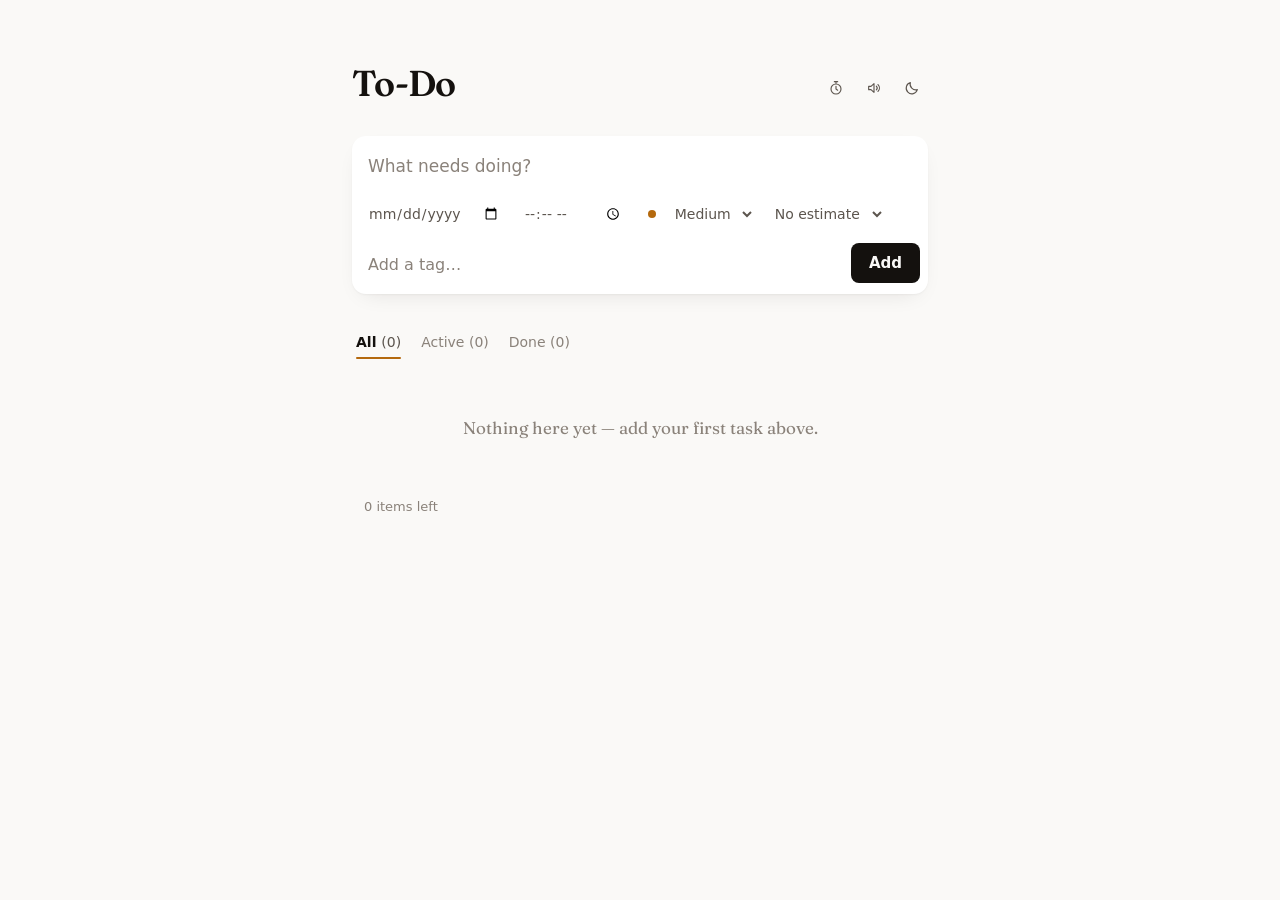
<file: index.html>
<!DOCTYPE html>
<html lang="en">
<head>
  <meta charset="UTF-8">
  <meta name="viewport" content="width=device-width, initial-scale=1.0">
  <title>To-Do</title>
  <meta name="description" content="A simple to-do list with due dates, priorities, and filters. Tasks are stored on your device.">

  <!-- Paths stay relative: the app is served from a /To-Do/ subpath on GitHub
       Pages and must also run straight from the filesystem. -->
  <link rel="preload" href="./fonts/fraunces.woff2" as="font" type="font/woff2" crossorigin>
  <link rel="stylesheet" href="./styles.css">
  <link rel="manifest" href="./manifest.webmanifest">
  <link rel="icon" href="./icons/icon-192.png">
  <link rel="apple-touch-icon" href="./icons/apple-touch-icon.png">

  <meta name="theme-color" content="#faf9f7" media="(prefers-color-scheme: light)">
  <meta name="theme-color" content="#131211" media="(prefers-color-scheme: dark)">
  <meta name="mobile-web-app-capable" content="yes">
  <meta name="apple-mobile-web-app-capable" content="yes">
  <meta name="apple-mobile-web-app-title" content="To-Do">
  <meta name="apple-mobile-web-app-status-bar-style" content="default">
  <script>
    // Applied before first paint so the page never flashes the wrong theme.
    try {
      var stored = localStorage.getItem('todo.theme');
      var theme = stored || (window.matchMedia('(prefers-color-scheme: dark)').matches ? 'dark' : 'light');
      document.documentElement.setAttribute('data-theme', theme);
    } catch (e) {
      document.documentElement.setAttribute('data-theme', 'light');
    }
  </script>
</head>
<body>
  <div class="app">
    <header class="app-header">
      <h1>To-Do</h1>
      <div class="header-actions">
        <button id="install" class="install-button" type="button" hidden>Install</button>
        <button id="timer-open" class="icon-button" type="button" aria-label="Open timer">
          <svg class="icon" viewBox="0 0 24 24" width="16" height="16" aria-hidden="true">
            <circle cx="12" cy="13.5" r="7.5" fill="none" stroke="currentColor" stroke-width="1.7"/>
            <path d="M12 9.5v4l2.5 1.75M9.5 2.5h5M12 2.5v2.2"
                  fill="none" stroke="currentColor" stroke-width="1.7"
                  stroke-linecap="round" stroke-linejoin="round"/>
          </svg>
          <span class="icon-dot" aria-hidden="true"></span>
        </button>
        <button id="sound-toggle" class="icon-button" type="button"
                aria-label="Chime when a timer ends" aria-pressed="true">
          <svg class="icon icon-sound-on" viewBox="0 0 24 24" width="16" height="16" aria-hidden="true">
            <path d="M4 9.5h3.5L12 5.5v13L7.5 14.5H4Z" fill="none" stroke="currentColor"
                  stroke-width="1.7" stroke-linejoin="round"/>
            <path d="M15.5 9.2a4 4 0 0 1 0 5.6M18 6.8a7.5 7.5 0 0 1 0 10.4"
                  fill="none" stroke="currentColor" stroke-width="1.7" stroke-linecap="round"/>
          </svg>
          <svg class="icon icon-sound-off" viewBox="0 0 24 24" width="16" height="16" aria-hidden="true">
            <path d="M4 9.5h3.5L12 5.5v13L7.5 14.5H4Z" fill="none" stroke="currentColor"
                  stroke-width="1.7" stroke-linejoin="round"/>
            <path d="M16 10l4 4M20 10l-4 4" fill="none" stroke="currentColor"
                  stroke-width="1.7" stroke-linecap="round"/>
          </svg>
        </button>
        <button id="theme-toggle" class="icon-button" type="button" aria-label="Switch theme">
          <svg class="icon icon-moon" viewBox="0 0 24 24" width="16" height="16" aria-hidden="true">
            <path d="M20 14.5A8.5 8.5 0 0 1 9.5 4a8.5 8.5 0 1 0 10.5 10.5Z"
                  fill="none" stroke="currentColor" stroke-width="1.7"
                  stroke-linecap="round" stroke-linejoin="round"/>
          </svg>
          <svg class="icon icon-sun" viewBox="0 0 24 24" width="16" height="16" aria-hidden="true">
            <circle cx="12" cy="12" r="4.2" fill="none" stroke="currentColor" stroke-width="1.7"/>
            <path d="M12 2.6v2.2M12 19.2v2.2M21.4 12h-2.2M4.8 12H2.6M18.6 5.4l-1.6 1.6M7 17l-1.6 1.6M18.6 18.6 17 17M7 7 5.4 5.4"
                  fill="none" stroke="currentColor" stroke-width="1.7" stroke-linecap="round"/>
          </svg>
        </button>
      </div>
    </header>

    <form id="add-form" class="add-form" autocomplete="off">
      <div class="field field-text">
        <label for="task-text">Task</label>
        <input id="task-text" name="text" type="text" placeholder="What needs doing?" maxlength="200" required>
      </div>
      <div class="add-controls">
      <div class="field">
        <label for="task-due">Due date</label>
        <input id="task-due" name="due" type="date">
      </div>
      <div class="field">
        <label for="task-time">Due time</label>
        <input id="task-time" name="time" type="time">
      </div>
      <div class="field field-priority">
        <label for="task-priority">Priority</label>
        <span class="priority-dot" id="priority-dot" data-priority="medium" aria-hidden="true"></span>
        <select id="task-priority" name="priority">
          <option value="low">Low</option>
          <option value="medium" selected>Medium</option>
          <option value="high">High</option>
        </select>
      </div>
      <div class="field">
        <label for="task-estimate">Time estimate</label>
        <select id="task-estimate" name="estimate">
          <option value="">No estimate</option>
          <option value="5">5m</option>
          <option value="15">15m</option>
          <option value="25">25m</option>
          <option value="45">45m</option>
          <option value="60">1h</option>
          <option value="90">1h 30m</option>
          <option value="120">2h</option>
        </select>
      </div>
      <div class="field field-tags">
        <label for="task-tags">Tags</label>
        <input id="task-tags" name="tags" type="text" placeholder="Add a tag…"
               maxlength="24" autocomplete="off">
      </div>
      <button type="submit" class="primary-button">Add</button>
      </div>
      <ul id="tag-chips" class="tag-chips" hidden></ul>
    </form>

    <p id="estimate-hint" class="estimate-hint" hidden></p>

    <section id="focus-bar" class="focus-bar" hidden aria-label="Focus timer">
      <div class="focus-dial">
        <svg viewBox="0 0 44 44" width="44" height="44" aria-hidden="true">
          <circle class="focus-track" cx="22" cy="22" r="19" fill="none" stroke-width="3"/>
          <circle id="focus-arc" class="focus-arc" cx="22" cy="22" r="19" fill="none"
                  stroke-width="3" stroke-linecap="round"
                  transform="rotate(-90 22 22)"/>
        </svg>
      </div>
      <div class="focus-info">
        <span id="focus-task" class="focus-task"></span>
        <span id="focus-remaining" class="focus-remaining" role="timer" aria-live="off"></span>
      </div>
      <div class="focus-controls">
        <button type="button" id="focus-toggle" class="focus-button">Pause</button>
        <button type="button" id="focus-reset" class="focus-button focus-button-quiet">Reset</button>
        <button type="button" id="focus-stop" class="focus-button focus-button-quiet">Stop</button>
      </div>
    </section>

    <div class="filters" role="group" aria-label="Filter tasks">
      <button type="button" class="filter" data-filter="all" aria-pressed="true">All <span class="filter-count"></span></button>
      <button type="button" class="filter" data-filter="active" aria-pressed="false">Active <span class="filter-count"></span></button>
      <button type="button" class="filter" data-filter="done" aria-pressed="false">Done <span class="filter-count"></span></button>
    </div>

    <ul id="task-list" class="task-list"></ul>
    <p id="empty-state" class="empty-state" hidden></p>

    <footer class="app-footer">
      <span id="counter" class="counter" aria-live="polite"></span>
      <span class="footer-actions">
        <button type="button" id="show-export" class="text-button" hidden>Export</button>
        <button type="button" id="show-stats" class="text-button" hidden>Focus stats</button>
        <button type="button" id="clear-done" class="text-button" hidden>Clear completed</button>
      </span>
    </footer>
  </div>

  <dialog id="times-up" class="dialog">
    <h2 class="dialog-title">Time&rsquo;s up</h2>
    <p class="dialog-task" id="times-up-task"></p>
    <p class="dialog-detail" id="times-up-detail"></p>
    <div class="dialog-actions">
      <button type="button" id="times-up-done" class="primary-button">Done</button>
      <button type="button" class="secondary-button" data-extend="5">+5 min</button>
      <button type="button" class="secondary-button" data-extend="10">+10 min</button>
    </div>
    <button type="button" id="times-up-silence" class="silence-button" hidden>Silence the chime</button>
    <button type="button" id="times-up-dismiss" class="text-button dialog-dismiss">Stop without finishing</button>
  </dialog>

  <dialog id="timer-view" class="timer-view" aria-label="Timer">
    <button type="button" id="timer-close" class="timer-close" aria-label="Close timer">
      <svg viewBox="0 0 24 24" width="20" height="20" aria-hidden="true">
        <path d="M6 6l12 12M18 6L6 18" fill="none" stroke="currentColor"
              stroke-width="1.7" stroke-linecap="round"/>
      </svg>
    </button>

    <div class="timer-stage">
      <div class="timer-setup" id="timer-setup">
        <div class="timer-fields">
          <label class="timer-field">
            <input id="timer-hours" type="number" min="0" max="23" step="1"
                   inputmode="numeric" value="0" aria-label="Hours">
            <span>hours</span>
          </label>
          <span class="timer-colon" aria-hidden="true">:</span>
          <label class="timer-field">
            <input id="timer-minutes" type="number" min="0" max="59" step="1"
                   inputmode="numeric" value="25" aria-label="Minutes">
            <span>minutes</span>
          </label>
        </div>
        <div class="timer-presets">
          <button type="button" data-preset="5">5m</button>
          <button type="button" data-preset="10">10m</button>
          <button type="button" data-preset="25">25m</button>
          <button type="button" data-preset="45">45m</button>
          <button type="button" data-preset="60">1h</button>
        </div>
      </div>

      <div class="timer-live" id="timer-live" hidden>
        <svg class="timer-ring" viewBox="0 0 240 240" aria-hidden="true">
          <circle class="timer-track" cx="120" cy="120" r="112" fill="none" stroke-width="2"/>
          <circle id="timer-arc" class="timer-arc" cx="120" cy="120" r="112" fill="none"
                  stroke-width="2" stroke-linecap="round" transform="rotate(-90 120 120)"/>
        </svg>
        <span id="timer-display" class="timer-display" role="timer" aria-live="off"></span>
        <span id="timer-note" class="timer-note"></span>
      </div>
    </div>

    <div class="timer-controls">
      <button type="button" id="timer-primary" class="timer-primary">Start</button>
      <button type="button" id="timer-reset" class="timer-secondary" hidden>Reset</button>
    </div>

    <button type="button" id="timer-silence" class="silence-button" hidden>Silence the chime</button>
  </dialog>

  <dialog id="edit" class="dialog dialog-wide">
    <h2 class="dialog-title">Edit task</h2>
    <form id="edit-form" class="edit-form" autocomplete="off">
      <label class="edit-field">
        <span class="edit-label">Task</span>
        <input id="edit-text" type="text" maxlength="200" required>
      </label>

      <div class="edit-row">
        <label class="edit-field">
          <span class="edit-label">Due date</span>
          <input id="edit-due" type="date">
        </label>
        <label class="edit-field">
          <span class="edit-label">Due time</span>
          <input id="edit-time" type="time">
        </label>
      </div>

      <p class="edit-note" id="edit-time-note">A time makes the task escalate to high priority once it passes.</p>

      <div class="edit-push" id="edit-push" hidden>
        <span class="edit-label">Push it back</span>
        <div class="edit-push-buttons">
          <button type="button" data-push="15">15m</button>
          <button type="button" data-push="60">1h</button>
          <button type="button" data-push="180">3h</button>
          <button type="button" data-push="1440">1 day</button>
        </div>
      </div>

      <div class="edit-row">
        <label class="edit-field">
          <span class="edit-label">Priority</span>
          <span class="edit-priority">
            <span class="priority-dot" id="edit-priority-dot" data-priority="medium" aria-hidden="true"></span>
            <select id="edit-priority">
              <option value="low">Low</option>
              <option value="medium">Medium</option>
              <option value="high">High</option>
            </select>
          </span>
        </label>
        <label class="edit-field">
          <span class="edit-label">Time estimate</span>
          <select id="edit-estimate">
          <option value="">No estimate</option>
          <option value="5">5m</option>
          <option value="15">15m</option>
          <option value="25">25m</option>
          <option value="45">45m</option>
          <option value="60">1h</option>
          <option value="90">1h 30m</option>
          <option value="120">2h</option>
          </select>
        </label>
      </div>

      <div class="edit-field">
        <label class="edit-label" for="edit-tags">Tags</label>
        <input id="edit-tags" type="text" placeholder="Add a tag…" maxlength="24">
        <ul id="edit-chips" class="tag-chips tag-chips-standalone" hidden></ul>
      </div>

      <div class="dialog-actions">
        <button type="submit" class="primary-button">Save</button>
        <button type="button" id="edit-cancel" class="secondary-button">Cancel</button>
      </div>
    </form>
  </dialog>

  <dialog id="export" class="dialog dialog-wide">
    <h2 class="dialog-title">Export</h2>
    <p class="dialog-detail" id="export-detail"></p>

    <div class="export-options">
      <button type="button" class="export-option" data-format="reminders">
        <span class="export-option-name">Reminders file</span>
        <span class="export-option-note">Tasks as to-dos (VTODO). macOS Reminders, Things, and most
          task apps import this. iOS Reminders cannot import files.</span>
      </button>
      <button type="button" class="export-option" data-format="calendar">
        <span class="export-option-name">Calendar file</span>
        <span class="export-option-note">Dated tasks as all-day events with a 9am alert. This is the
          one that works on iPhone — it opens in Calendar, which then notifies you.</span>
      </button>
    </div>

    <details class="export-fallback" id="export-fallback">
      <summary id="export-fallback-summary">Download didn’t start?</summary>
      <p class="dialog-detail">Some embedded viewers block downloads. Copy the text below into a
        file ending in <code>.ics</code> and open that instead.</p>
      <textarea id="export-text" class="export-text" readonly rows="8"
                aria-label="Calendar file contents"></textarea>
    </details>

    <div class="dialog-actions">
      <button type="button" id="export-close" class="primary-button">Close</button>
    </div>
  </dialog>

  <dialog id="stats" class="dialog dialog-wide">
    <h2 class="dialog-title">Focus stats</h2>
    <div id="stats-body"></div>
    <div class="dialog-actions">
      <button type="button" id="stats-close" class="primary-button">Close</button>
    </div>
  </dialog>

  <script src="./app.js"></script>
  <script>
    // Service workers need a real origin, so skip registration on file:// —
    // opening index.html straight from disk still works, just without offline.
    if ('serviceWorker' in navigator && location.protocol !== 'file:') {
      window.addEventListener('load', function () {
        navigator.serviceWorker.register('./sw.js').catch(function () {
          // Offline support is an enhancement; the app works regardless.
        });
      });
    }

    // Chrome and Edge fire this when the app is installable. Safari and Firefox
    // never do, so the button simply stays hidden there.
    (function () {
      var button = document.getElementById('install');
      var deferred = null;

      window.addEventListener('beforeinstallprompt', function (event) {
        event.preventDefault();
        deferred = event;
        button.hidden = false;
      });

      button.addEventListener('click', function () {
        if (!deferred) return;
        deferred.prompt();
        deferred = null;
        button.hidden = true;
      });

      window.addEventListener('appinstalled', function () {
        deferred = null;
        button.hidden = true;
      });
    })();
  </script>
</body>
</html>
</file>
<file: styles.css>
/* ---------------------------------------------------------------------------
   Ink & amber.

   Palette is deliberately narrow: warm neutrals carry all the structure, and
   exactly one accent (amber) marks what is interactive or imminent. Color is
   never decorative here - if something is colored, it means something.
   Priority carries a traffic-light scale (red / amber / green) by request; it
   is kept to small marks - a dot and a 3px rule - so the rows stay calm.
--------------------------------------------------------------------------- */

@font-face {
  font-family: 'Fraunces';
  src: url('./fonts/fraunces.woff2') format('woff2-variations'),
       url('./fonts/fraunces.woff2') format('woff2');
  font-weight: 400 700;
  font-style: normal;
  font-display: swap;
}

:root {
  /* Warm neutrals - the paper the app is printed on. */
  --paper: #faf9f7;
  --surface: #ffffff;
  --surface-hover: #f4f2ee;
  --line: #eae6e0;
  --ink: #14110e;
  --ink-2: #5c554e;
  --ink-3: #8a827a;

  /* The single accent. */
  --accent: #b4690e;
  --accent-soft: rgba(180, 105, 14, 0.1);

  /* Reserved for one job: a task that is genuinely late. */
  --overdue: #b4322c;
  --overdue-soft: rgba(180, 50, 44, 0.1);

  /* Priority now reads as a traffic light, by request. */
  --priority-high: #b4322c;
  --priority-medium: #b4690e;
  --priority-low: #3f7d52;

  /* Solid buttons invert against the ground, so both themes need the pair. */
  --solid-bg: #14110e;
  --solid-fg: #faf9f7;

  --shadow-card: 0 1px 2px rgba(28, 22, 15, 0.04), 0 8px 24px -12px rgba(28, 22, 15, 0.14);
  --shadow-raised: 0 1px 2px rgba(28, 22, 15, 0.05), 0 12px 28px -14px rgba(28, 22, 15, 0.2);

  --radius: 10px;
  --radius-lg: 14px;

  --display: 'Fraunces', ui-serif, Georgia, 'Times New Roman', serif;
  --body: ui-sans-serif, system-ui, -apple-system, 'Segoe UI', Roboto, Helvetica, Arial, sans-serif;

  color-scheme: light;
}

/* Explicit choice wins over the OS in both directions. */
@media (prefers-color-scheme: dark) {
  :root:not([data-theme="light"]) {
    --paper: #131211;
    --surface: #1a1917;
    --surface-hover: #232120;
    --line: #2b2825;
    --ink: #f3efe9;
    --ink-2: #a89f95;
    --ink-3: #7b736b;
    --accent: #e5a03f;
    --accent-soft: rgba(229, 160, 63, 0.14);
    --overdue: #e2706a;
    --overdue-soft: rgba(226, 112, 106, 0.15);
    --priority-high: #e2706a;
    --priority-medium: #e5a03f;
    --priority-low: #6fbf85;
    --solid-bg: #f3efe9;
    --solid-fg: #14110e;
    --shadow-card: 0 1px 2px rgba(0, 0, 0, 0.4), 0 8px 24px -12px rgba(0, 0, 0, 0.6);
    --shadow-raised: 0 1px 2px rgba(0, 0, 0, 0.45), 0 12px 28px -14px rgba(0, 0, 0, 0.7);

    color-scheme: dark;
  }
}

:root[data-theme="dark"] {
  --paper: #131211;
  --surface: #1a1917;
  --surface-hover: #232120;
  --line: #2b2825;
  --ink: #f3efe9;
  --ink-2: #a89f95;
  --ink-3: #7b736b;
  --accent: #e5a03f;
  --accent-soft: rgba(229, 160, 63, 0.14);
  --overdue: #e2706a;
  --overdue-soft: rgba(226, 112, 106, 0.15);
  --priority-high: #e2706a;
  --priority-medium: #e5a03f;
  --priority-low: #6fbf85;
  --solid-bg: #f3efe9;
  --solid-fg: #14110e;
  --shadow-card: 0 1px 2px rgba(0, 0, 0, 0.4), 0 8px 24px -12px rgba(0, 0, 0, 0.6);
  --shadow-raised: 0 1px 2px rgba(0, 0, 0, 0.45), 0 12px 28px -14px rgba(0, 0, 0, 0.7);

  color-scheme: dark;
}

* {
  box-sizing: border-box;
}

/* An author `display` beats the UA rule for [hidden], so anything toggled by
   the hidden attribute needs this to actually disappear. */
[hidden] {
  display: none !important;
}

body {
  margin: 0;
  padding: 4rem 1.5rem 6rem;
  background: var(--paper);
  color: var(--ink);
  font-family: var(--body);
  font-size: 1rem;
  line-height: 1.5;
  -webkit-font-smoothing: antialiased;
}

.app {
  max-width: 36rem;
  margin: 0 auto;
}

button {
  font: inherit;
  cursor: pointer;
}

:focus-visible {
  outline: 2px solid var(--accent);
  outline-offset: 2px;
  border-radius: 4px;
}

/* Header ------------------------------------------------------------------ */

.app-header {
  display: flex;
  align-items: baseline;
  justify-content: space-between;
  gap: 1rem;
  margin-bottom: 2rem;
}

.app-header h1 {
  margin: 0;
  font-family: var(--display);
  font-optical-sizing: auto;
  font-weight: 600;
  font-size: 2.25rem;
  letter-spacing: -0.02em;
  line-height: 1.1;
}

.header-actions {
  display: flex;
  align-items: center;
  gap: 0.375rem;
}

.install-button {
  height: 2rem;
  padding: 0 0.75rem;
  border: none;
  border-radius: 999px;
  background: var(--accent-soft);
  color: var(--accent);
  font-size: 0.8125rem;
  font-weight: 600;
  transition: background-color 0.15s ease;
}

.install-button:hover {
  background: var(--accent);
  color: var(--solid-fg);
}

.icon-button {
  width: 2rem;
  height: 2rem;
  display: grid;
  place-items: center;
  border: none;
  border-radius: 50%;
  background: transparent;
  color: var(--ink-2);
  transition: background-color 0.15s ease;
}

.icon-button:hover {
  background: var(--surface-hover);
}

/* The icon shows the theme you would switch *to*. */
.icon {
  display: block;
}

.icon-sun {
  display: none;
}

:root[data-theme="dark"] .icon-sun {
  display: block;
}

:root[data-theme="dark"] .icon-moon {
  display: none;
}

@media (prefers-color-scheme: dark) {
  :root:not([data-theme="light"]) .icon-sun {
    display: block;
  }

  :root:not([data-theme="light"]) .icon-moon {
    display: none;
  }
}

/* Compose card ------------------------------------------------------------
   The one raised surface in the app: the place where you put things in. */

.add-form {
  /* A wrapping row rather than fixed columns: the controls are of unknown
     intrinsic width, and a grid was silently truncating the selects. */
  display: flex;
  flex-direction: column;
  gap: 0.375rem;
  padding: 0.5rem 0.5rem 0.625rem;
  background: var(--surface);
  border-radius: var(--radius-lg);
  box-shadow: var(--shadow-card);
  margin-bottom: 2rem;
  transition: box-shadow 0.2s ease;
}

.add-form:focus-within {
  box-shadow: var(--shadow-raised);
}

/* Labels stay for screen readers; the controls read clearly without them. */
.field label {
  position: absolute;
  width: 1px;
  height: 1px;
  padding: 0;
  margin: -1px;
  overflow: hidden;
  clip: rect(0, 0, 0, 0);
  white-space: nowrap;
  border: 0;
}

.field-text {
  min-width: 0;
}

.add-controls {
  display: flex;
  flex-wrap: wrap;
  align-items: center;
  gap: 0.5rem;
}

/* Add stays at the end of the row, and drops to its own line when they wrap. */
.add-form .primary-button {
  margin-left: auto;
}

.field-priority {
  display: flex;
  align-items: center;
  gap: 0.4375rem;
  padding-left: 0.5rem;
}

.field-priority select {
  padding-left: 0;
}

.priority-dot {
  flex: none;
  width: 0.5rem;
  height: 0.5rem;
  border-radius: 50%;
  background: var(--priority-medium);
  transition: background-color 0.15s ease;
}

.priority-dot[data-priority="high"] { background: var(--priority-high); }
.priority-dot[data-priority="medium"] { background: var(--priority-medium); }
.priority-dot[data-priority="low"] { background: var(--priority-low); }

/* Takes the rest of the wrapped row, leaving Add pinned to the right. */
.field-tags {
  flex: 1 1 10rem;
  min-width: 0;
}

.field-tags input {
  font-size: 0.875rem;
  color: var(--ink);
  border-top: 1px solid var(--line);
  border-radius: 0;
  padding: 0 0.5rem;
  margin-top: 0.125rem;
}

.field-tags input::placeholder {
  color: var(--ink-3);
}

.field-tags input:hover:not(:disabled) {
  background: var(--surface-hover);
}

.field-tags input:disabled {
  cursor: not-allowed;
  color: var(--ink-3);
}

.field input,
.field select {
  font: inherit;
  color: var(--ink);
  background: transparent;
  border: none;
  border-radius: 8px;
  height: 2.5rem;
  padding: 0 0.5rem;
  width: 100%;
}

.field-text input {
  padding: 0.25rem 0.5rem;
  font-size: 1.0625rem;
  height: 2.75rem;
}

.field-text input::placeholder {
  color: var(--ink-3);
}

.field select {
  color: var(--ink-2);
  font-size: 0.875rem;
  cursor: pointer;
}

.field input[type="time"] {
  color: var(--ink-2);
  font-size: 0.875rem;
  cursor: pointer;
  width: auto;
}

.field input[type="time"]:hover {
  background: var(--surface-hover);
}

.field input[type="date"] {
  color: var(--ink-2);
  font-size: 0.875rem;
  cursor: pointer;
  width: auto;
}

.field input[type="date"]:hover,
.field select:hover {
  background: var(--surface-hover);
}

.primary-button {
  height: 2.5rem;
  padding: 0 1.125rem;
  border: none;
  border-radius: 8px;
  background: var(--solid-bg);
  color: var(--solid-fg);
  font-size: 0.9375rem;
  font-weight: 600;
  transition: opacity 0.15s ease;
}

.primary-button:hover {
  opacity: 0.85;
}

/* Filters -----------------------------------------------------------------
   Plain text tabs. The active one is marked by weight and a short amber rule,
   not a filled pill - the list below should be the loudest thing on screen. */

.filters {
  display: flex;
  gap: 1.25rem;
  margin-bottom: 0.5rem;
  padding: 0 0.25rem;
}

.filter {
  position: relative;
  padding: 0.375rem 0;
  border: none;
  background: none;
  color: var(--ink-3);
  font-size: 0.875rem;
  font-weight: 500;
  transition: color 0.15s ease;
}

.filter:hover {
  color: var(--ink-2);
}

.filter[aria-pressed="true"] {
  color: var(--ink);
  font-weight: 600;
}

.filter[aria-pressed="true"]::after {
  content: "";
  position: absolute;
  left: 0;
  right: 0;
  bottom: 0;
  height: 2px;
  border-radius: 2px;
  background: var(--accent);
}

/* Task list ---------------------------------------------------------------
   Rows sit directly on the paper - no cards, no borders. Separation comes
   from a hairline and from space, so the list scans as a single column. */

.task-list {
  list-style: none;
  margin: 0;
  padding: 0;
}

.task {
  position: relative;
  display: flex;
  align-items: flex-start;
  gap: 0.875rem;
  padding: 0.875rem 0.75rem;
  padding-left: calc(0.75rem - 3px);
  border-left: 3px solid var(--priority-medium);
  border-radius: var(--radius);
  transition: background-color 0.15s ease;
}

.task[data-priority="high"] { border-left-color: var(--priority-high); }
.task[data-priority="medium"] { border-left-color: var(--priority-medium); }
.task[data-priority="low"] { border-left-color: var(--priority-low); }

.task + .task::before {
  content: "";
  position: absolute;
  top: 0;
  left: 0.75rem;
  right: 0.75rem;
  height: 1px;
  background: var(--line);
}

.task:hover,
.task:focus-within {
  background: var(--surface-hover);
}

/* The hairline would cut through the hover shape. */
.task:hover::before,
.task:focus-within::before,
.task:hover + .task::before,
.task:focus-within + .task::before {
  opacity: 0;
}

/* Checkbox ---------------------------------------------------------------- */

.task-checkbox {
  appearance: none;
  -webkit-appearance: none;
  flex: none;
  width: 1.25rem;
  height: 1.25rem;
  margin: 0.125rem 0 0;
  border: 1.5px solid var(--ink-3);
  border-radius: 50%;
  background: transparent;
  cursor: pointer;
  display: grid;
  place-items: center;
  transition: border-color 0.15s ease, background-color 0.15s ease;
}

.task-checkbox:hover {
  border-color: var(--accent);
}

.task-checkbox::after {
  content: "";
  width: 0.625rem;
  height: 0.375rem;
  border-left: 2px solid var(--solid-fg);
  border-bottom: 2px solid var(--solid-fg);
  transform: rotate(-45deg) translate(1px, -1px) scale(0.6);
  opacity: 0;
  transition: opacity 0.12s ease, transform 0.12s ease;
}

.task-checkbox:checked {
  background: var(--accent);
  border-color: var(--accent);
}

.task-checkbox:checked::after {
  opacity: 1;
  transform: rotate(-45deg) translate(1px, -1px) scale(1);
}

/* Task body --------------------------------------------------------------- */

.task-body {
  flex: 1 1 auto;
  min-width: 0;
  display: flex;
  flex-direction: column;
  gap: 0.25rem;
  padding-top: 0.0625rem;
}

.task-text {
  overflow-wrap: anywhere;
  line-height: 1.4;
}

/* Priority reads as weight, not as color - position in the list already
   carries it, since the app sorts by priority. */
.task[data-priority="high"] .task-text {
  font-weight: 600;
}

.task.is-done .task-text {
  color: var(--ink-3);
  text-decoration: line-through;
  text-decoration-color: var(--ink-3);
  text-decoration-thickness: 1px;
}

.task-meta {
  display: flex;
  flex-wrap: wrap;
  align-items: center;
  gap: 0.625rem;
  font-size: 0.8125rem;
  color: var(--ink-3);
}

/* Badges ------------------------------------------------------------------
   Unboxed: a dot plus a word. Only overdue and today earn a color. */

.badge {
  display: inline-flex;
  align-items: center;
  gap: 0.3125rem;
  font-weight: 500;
}

.badge-priority::before {
  content: "";
  width: 0.375rem;
  height: 0.375rem;
  border-radius: 50%;
  background: currentColor;
}

.badge-priority {
  color: var(--ink-3);
}

/* The dot carries the priority hue; the word stays quiet so the row does not
   turn into three competing colours. */
.badge-priority[data-priority="high"]::before { background: var(--priority-high); }
.badge-priority[data-priority="medium"]::before { background: var(--priority-medium); }
.badge-priority[data-priority="low"]::before { background: var(--priority-low); }

.badge-due {
  padding: 0.0625rem 0.4375rem;
  border-radius: 999px;
  font-size: 0.75rem;
  font-weight: 600;
}

.badge-overdue {
  background: var(--overdue-soft);
  color: var(--overdue);
}

.badge-today {
  background: var(--accent-soft);
  color: var(--accent);
}

.badge-future {
  background: var(--surface-hover);
  color: var(--ink-3);
}

.task.is-done .badge-future,
.task.is-done .badge-priority {
  opacity: 0.7;
}

.task.is-done .task-meta,
.task.is-done .badge-priority {
  color: var(--ink-3);
}

/* Inline edit ------------------------------------------------------------- */

.task-edit-input {
  font: inherit;
  color: var(--ink);
  background: var(--surface);
  border: none;
  box-shadow: 0 0 0 2px var(--accent);
  border-radius: 6px;
  padding: 0.125rem 0.375rem;
  margin: -0.125rem -0.375rem;
  width: calc(100% + 0.75rem);
}

.task-edit-input:focus {
  outline: none;
}

/* Row actions -------------------------------------------------------------
   Kept out of the way until the row is hovered or focused. Never display:none,
   so they stay reachable by keyboard. */

.task-actions {
  display: flex;
  gap: 0.125rem;
  flex: none;
  opacity: 1;
  transition: opacity 0.15s ease;
}

@media (hover: hover) {
  .task-actions {
    opacity: 0;
  }

  .task:hover .task-actions,
  .task:focus-within .task-actions,
  .task-actions:focus-within {
    opacity: 1;
  }
}

.task-action {
  width: 1.75rem;
  height: 1.75rem;
  display: grid;
  place-items: center;
  border: none;
  border-radius: 6px;
  background: transparent;
  color: var(--ink-3);
  font-size: 0.875rem;
  line-height: 1;
  transition: color 0.15s ease, background-color 0.15s ease;
}

.task-action:hover {
  background: var(--surface);
  color: var(--ink);
  box-shadow: var(--shadow-card);
}

.task-action.delete:hover {
  color: var(--overdue);
}

/* Empty state & footer ---------------------------------------------------- */

.empty-state {
  margin: 3.5rem 0;
  text-align: center;
  font-family: var(--display);
  font-optical-sizing: auto;
  font-weight: 400;
  font-size: 1.0625rem;
  color: var(--ink-3);
  text-wrap: balance;
}

.app-footer {
  display: flex;
  align-items: center;
  justify-content: space-between;
  gap: 1rem;
  margin-top: 1.5rem;
  padding: 0 0.75rem;
  font-size: 0.8125rem;
  color: var(--ink-3);
}

.counter {
  font-variant-numeric: tabular-nums;
}

.text-button {
  border: none;
  background: none;
  color: var(--ink-3);
  padding: 0.25rem 0;
  font-size: 0.8125rem;
  transition: color 0.15s ease;
}

.text-button:hover {
  color: var(--overdue);
}

/* Responsive -------------------------------------------------------------- */

@media (max-width: 34rem) {
  body {
    padding: 2.5rem 1rem 4rem;
  }

  .app-header h1 {
    font-size: 1.875rem;
  }

  .add-form {
    padding: 0.75rem;
  }

  .field-text input {
    padding-left: 0.5rem;
  }
}

@media (prefers-reduced-motion: reduce) {
  * {
    transition-duration: 0.01ms !important;
    animation-duration: 0.01ms !important;
  }
}

/* Estimate hint -----------------------------------------------------------
   Only appears once there is enough history to say something real. */

.estimate-hint {
  margin: -1.25rem 0 1.5rem;
  padding: 0 0.75rem;
  font-size: 0.8125rem;
  color: var(--ink-3);
}

.hint-button {
  border: none;
  background: none;
  padding: 0;
  color: var(--accent);
  font-size: inherit;
  font-weight: 600;
  text-decoration: underline;
  text-underline-offset: 2px;
}

/* Focus bar ---------------------------------------------------------------
   The one place the app raises its voice, and only while a timer runs. */

.focus-bar {
  display: flex;
  align-items: center;
  gap: 0.875rem;
  padding: 0.75rem 0.875rem;
  margin-bottom: 1.25rem;
  background: var(--surface);
  border-radius: var(--radius-lg);
  box-shadow: var(--shadow-raised);
}

.focus-dial {
  flex: none;
  display: grid;
  place-items: center;
}

.focus-track {
  stroke: var(--line);
}

.focus-arc {
  stroke: var(--accent);
  transition: stroke-dashoffset 0.3s linear;
}

.focus-bar[data-state="paused"] .focus-arc {
  stroke: var(--ink-3);
}

.focus-bar[data-state="expired"] .focus-arc {
  stroke: var(--overdue);
}

.focus-info {
  flex: 1 1 auto;
  min-width: 0;
  display: flex;
  flex-direction: column;
  gap: 0.0625rem;
}

.focus-task {
  font-size: 0.8125rem;
  color: var(--ink-3);
  overflow: hidden;
  text-overflow: ellipsis;
  white-space: nowrap;
}

.focus-remaining {
  font-size: 1.5rem;
  font-weight: 600;
  line-height: 1.1;
  font-variant-numeric: tabular-nums;
  letter-spacing: -0.01em;
}

.focus-bar[data-state="paused"] .focus-remaining {
  color: var(--ink-3);
}

.focus-controls {
  flex: none;
  display: flex;
  gap: 0.375rem;
}

.focus-button {
  height: 2rem;
  padding: 0 0.75rem;
  border: none;
  border-radius: 999px;
  background: var(--accent-soft);
  color: var(--accent);
  font-size: 0.8125rem;
  font-weight: 600;
  transition: background-color 0.15s ease, color 0.15s ease;
}

.focus-button:hover {
  background: var(--accent);
  color: var(--solid-fg);
}

.focus-button-quiet {
  background: transparent;
  color: var(--ink-3);
}

.focus-button-quiet:hover {
  background: var(--surface-hover);
  color: var(--ink);
}

/* The row currently being focused. */
.task.is-focused {
  background: var(--accent-soft);
}

.task.is-focused::before,
.task.is-focused + .task::before {
  opacity: 0;
}

.badge-estimate.is-overrun {
  color: var(--overdue);
  font-weight: 600;
}

/* Dialogs ----------------------------------------------------------------- */

.dialog {
  width: min(24rem, calc(100vw - 2rem));
  padding: 1.5rem;
  border: none;
  border-radius: var(--radius-lg);
  background: var(--surface);
  color: var(--ink);
  box-shadow: var(--shadow-raised);
}

.dialog-wide {
  width: min(30rem, calc(100vw - 2rem));
}

.dialog::backdrop {
  background: rgba(20, 17, 14, 0.4);
}

.dialog-title {
  margin: 0 0 0.5rem;
  font-family: var(--display);
  font-optical-sizing: auto;
  font-weight: 600;
  font-size: 1.375rem;
  letter-spacing: -0.01em;
}

.dialog-task {
  margin: 0 0 0.25rem;
  font-size: 1.0625rem;
  overflow-wrap: anywhere;
}

.dialog-detail {
  margin: 0 0 1.25rem;
  font-size: 0.875rem;
  color: var(--ink-3);
}

.dialog-actions {
  display: flex;
  flex-wrap: wrap;
  gap: 0.5rem;
}

.secondary-button {
  height: 2.5rem;
  padding: 0 1rem;
  border: none;
  border-radius: 8px;
  background: var(--surface-hover);
  color: var(--ink);
  font-size: 0.9375rem;
  font-weight: 600;
  transition: background-color 0.15s ease;
}

.secondary-button:hover {
  background: var(--line);
}

.dialog-dismiss {
  display: block;
  margin: 1rem auto 0;
}

.footer-actions {
  display: flex;
  gap: 1rem;
}

/* Stats ------------------------------------------------------------------- */

.stats-lede {
  margin: 0 0 1.25rem;
  color: var(--ink-2);
}

.stats-table {
  width: 100%;
  border-collapse: collapse;
  font-size: 0.875rem;
  font-variant-numeric: tabular-nums;
}

.stats-table th {
  text-align: left;
  padding: 0 0.5rem 0.5rem 0;
  font-size: 0.75rem;
  font-weight: 600;
  text-transform: uppercase;
  letter-spacing: 0.04em;
  color: var(--ink-3);
}

.stats-table td {
  padding: 0.5rem 0.5rem 0.5rem 0;
  border-top: 1px solid var(--line);
}

.stats-table tr.is-overrun td:last-child {
  color: var(--overdue);
  font-weight: 600;
}

.stats-subtitle {
  margin: 1.5rem 0 0.5rem;
  font-size: 0.75rem;
  font-weight: 600;
  text-transform: uppercase;
  letter-spacing: 0.04em;
  color: var(--ink-3);
}

.stats-list {
  list-style: none;
  margin: 0 0 1.25rem;
  padding: 0;
  font-size: 0.875rem;
}

.stats-list li {
  display: flex;
  justify-content: space-between;
  gap: 1rem;
  padding: 0.4375rem 0;
  border-top: 1px solid var(--line);
}

.stats-name {
  overflow: hidden;
  text-overflow: ellipsis;
  white-space: nowrap;
}

.stats-value {
  flex: none;
  color: var(--ink-3);
  font-variant-numeric: tabular-nums;
}

.stats-value.is-overrun {
  color: var(--overdue);
  font-weight: 600;
}

.stats-footnote {
  margin: 0 0 1.25rem;
  font-size: 0.8125rem;
  color: var(--ink-3);
}

@media (max-width: 34rem) {
  .focus-remaining {
    font-size: 1.25rem;
  }

  .focus-controls {
    flex-direction: column;
  }

  .focus-button {
    height: 1.75rem;
  }
}

/* Header timer button ------------------------------------------------------
   A dot on the icon so a running timer stays visible from the list. */

.icon-button {
  position: relative;
}

.icon-dot {
  position: absolute;
  top: 0.1875rem;
  right: 0.1875rem;
  width: 0.4375rem;
  height: 0.4375rem;
  border-radius: 50%;
  background: var(--accent);
  box-shadow: 0 0 0 2px var(--paper);
  opacity: 0;
  transition: opacity 0.15s ease;
}

#timer-open[data-state="running"] .icon-dot,
#timer-open[data-state="paused"] .icon-dot,
#timer-open[data-state="expired"] .icon-dot {
  opacity: 1;
}

#timer-open[data-state="paused"] .icon-dot {
  background: var(--ink-3);
}

#timer-open[data-state="expired"] .icon-dot {
  background: var(--overdue);
}

/* Full-screen timer --------------------------------------------------------
   Deliberately bare: a duration, a countdown, and one control. */

.timer-view {
  width: 100vw;
  max-width: 100vw;
  height: 100vh;
  max-height: 100vh;
  margin: 0;
  padding: 0;
  border: none;
  background: var(--paper);
  color: var(--ink);
}

.timer-view::backdrop {
  background: var(--paper);
}

.timer-view[open] {
  display: flex;
  flex-direction: column;
  align-items: center;
  justify-content: center;
  gap: 3rem;
}

.timer-close {
  position: absolute;
  top: 1.25rem;
  right: 1.25rem;
  width: 2.75rem;
  height: 2.75rem;
  display: grid;
  place-items: center;
  border: none;
  border-radius: 50%;
  background: transparent;
  color: var(--ink-3);
  transition: background-color 0.15s ease, color 0.15s ease;
}

.timer-close:hover {
  background: var(--surface-hover);
  color: var(--ink);
}

.timer-stage {
  display: grid;
  place-items: center;
  width: min(20rem, calc(100vw - 3rem));
  aspect-ratio: 1;
}

.timer-stage > * {
  grid-area: 1 / 1;
}

/* Setup ------------------------------------------------------------------- */

.timer-setup {
  display: flex;
  flex-direction: column;
  align-items: center;
  gap: 2.5rem;
}

.timer-fields {
  display: flex;
  align-items: flex-start;
  gap: 0.25rem;
}

.timer-field {
  display: flex;
  flex-direction: column;
  align-items: center;
  gap: 0.375rem;
}

.timer-field input {
  width: 3.5ch;
  padding: 0;
  border: none;
  border-bottom: 2px solid transparent;
  background: transparent;
  color: var(--ink);
  font-family: inherit;
  font-size: 4rem;
  font-weight: 600;
  font-variant-numeric: tabular-nums;
  letter-spacing: -0.03em;
  text-align: center;
  -moz-appearance: textfield;
}

.timer-field input::-webkit-outer-spin-button,
.timer-field input::-webkit-inner-spin-button {
  -webkit-appearance: none;
  margin: 0;
}

.timer-field input:focus {
  outline: none;
  border-bottom-color: var(--accent);
}

.timer-field span {
  font-size: 0.6875rem;
  font-weight: 600;
  text-transform: uppercase;
  letter-spacing: 0.08em;
  color: var(--ink-3);
}

.timer-colon {
  font-size: 4rem;
  font-weight: 600;
  line-height: 1;
  color: var(--ink-3);
}

.timer-presets {
  display: flex;
  flex-wrap: wrap;
  justify-content: center;
  gap: 0.5rem;
}

.timer-presets button {
  height: 2rem;
  padding: 0 0.875rem;
  border: none;
  border-radius: 999px;
  background: var(--surface-hover);
  color: var(--ink-2);
  font-size: 0.8125rem;
  font-weight: 600;
  transition: background-color 0.15s ease, color 0.15s ease;
}

.timer-presets button:hover {
  background: var(--accent-soft);
  color: var(--accent);
}

/* Live -------------------------------------------------------------------- */

.timer-live {
  display: grid;
  place-items: center;
  width: 100%;
  height: 100%;
}

.timer-live > * {
  grid-area: 1 / 1;
}

.timer-ring {
  width: 100%;
  height: 100%;
}

.timer-track {
  stroke: var(--line);
}

.timer-arc {
  stroke: var(--accent);
  transition: stroke-dashoffset 0.3s linear;
}

.timer-view[data-state="paused"] .timer-arc {
  stroke: var(--ink-3);
}

.timer-view[data-state="expired"] .timer-arc {
  stroke: var(--overdue);
}

.timer-display {
  font-size: clamp(3rem, 14vw, 4.5rem);
  font-weight: 600;
  line-height: 1;
  font-variant-numeric: tabular-nums;
  letter-spacing: -0.03em;
}

.timer-view[data-state="paused"] .timer-display {
  color: var(--ink-3);
}

.timer-note {
  align-self: end;
  margin-bottom: 22%;
  font-size: 0.6875rem;
  font-weight: 600;
  text-transform: uppercase;
  letter-spacing: 0.08em;
  color: var(--ink-3);
}

.timer-view[data-state="expired"] .timer-note {
  color: var(--overdue);
}

/* Controls ---------------------------------------------------------------- */

.timer-controls {
  display: flex;
  align-items: center;
  gap: 0.75rem;
  min-height: 2.75rem;
}

.timer-primary {
  min-width: 9rem;
  height: 2.75rem;
  padding: 0 1.5rem;
  border: none;
  border-radius: 999px;
  background: var(--solid-bg);
  color: var(--solid-fg);
  font-size: 0.9375rem;
  font-weight: 600;
  transition: opacity 0.15s ease;
}

.timer-primary:hover {
  opacity: 0.85;
}

.timer-primary:disabled {
  opacity: 0.35;
  cursor: default;
}

.timer-secondary {
  height: 2.75rem;
  padding: 0 1.25rem;
  border: none;
  border-radius: 999px;
  background: transparent;
  color: var(--ink-3);
  font-size: 0.9375rem;
  transition: background-color 0.15s ease, color 0.15s ease;
}

.timer-secondary:hover {
  background: var(--surface-hover);
  color: var(--ink);
}

@media (max-width: 34rem) {
  .timer-view[open] {
    gap: 2rem;
  }

  .timer-field input,
  .timer-colon {
    font-size: 3rem;
  }
}

/* Tag chips ---------------------------------------------------------------
   Draft tags, held in the composer until the task is added. */

.tag-chips {
  list-style: none;
  display: flex;
  flex-wrap: wrap;
  gap: 0.375rem;
  margin: 0;
  padding: 0.25rem 0.5rem 0;
}

.tag-chip {
  display: inline-flex;
  align-items: center;
  gap: 0.25rem;
  height: 1.5rem;
  padding: 0 0.25rem 0 0.625rem;
  border-radius: 999px;
  background: var(--accent-soft);
  color: var(--accent);
  font-size: 0.75rem;
  font-weight: 600;
}

.tag-chip-remove {
  width: 1.125rem;
  height: 1.125rem;
  display: grid;
  place-items: center;
  border: none;
  border-radius: 50%;
  background: transparent;
  color: inherit;
  font-size: 0.875rem;
  line-height: 1;
  opacity: 0.65;
  transition: opacity 0.15s ease, background-color 0.15s ease;
}

.tag-chip-remove:hover {
  opacity: 1;
  background: var(--accent);
  color: var(--solid-fg);
}

@media (max-width: 34rem) {
  .field-priority {
    padding-left: 0.25rem;
  }
}

/* Task tags ---------------------------------------------------------------
   Descriptive metadata, sitting under the title and its meta line. */

.task-tags {
  list-style: none;
  display: flex;
  flex-wrap: wrap;
  gap: 0.3125rem;
  margin: 0.125rem 0 0;
  padding: 0;
}

.task-tag {
  padding: 0.0625rem 0.5rem;
  border-radius: 999px;
  background: var(--surface-hover);
  color: var(--ink-2);
  font-size: 0.6875rem;
  font-weight: 600;
  letter-spacing: 0.01em;
  overflow-wrap: anywhere;
}

.task.is-done .task-tag {
  opacity: 0.6;
}

/* A hovered row raises its own surface, so the flat chips need to lift too. */
.task:hover .task-tag,
.task:focus-within .task-tag,
.task:hover .badge-future,
.task:focus-within .badge-future {
  background: var(--surface);
}

/* Tab counts -------------------------------------------------------------- */

.filter-count {
  font-variant-numeric: tabular-nums;
  color: var(--ink-3);
  font-weight: 500;
}

.filter[aria-pressed="true"] .filter-count {
  color: var(--ink-2);
}

/* Export ------------------------------------------------------------------
   Two shapes because no single one works everywhere. */

.export-options {
  display: grid;
  gap: 0.5rem;
  margin-bottom: 1.25rem;
}

.export-option {
  display: flex;
  flex-direction: column;
  gap: 0.25rem;
  padding: 0.875rem 1rem;
  border: none;
  border-radius: var(--radius);
  background: var(--surface-hover);
  color: var(--ink);
  text-align: left;
  transition: background-color 0.15s ease, opacity 0.15s ease;
}

.export-option:hover:not(:disabled) {
  background: var(--accent-soft);
}

.export-option:disabled {
  opacity: 0.45;
  cursor: not-allowed;
}

.export-option-name {
  font-weight: 600;
  font-size: 0.9375rem;
}

.export-option-note {
  font-size: 0.8125rem;
  line-height: 1.45;
  color: var(--ink-3);
}

.export-option:hover:not(:disabled) .export-option-name {
  color: var(--accent);
}

.export-fallback {
  margin-bottom: 1.25rem;
  font-size: 0.8125rem;
}

.export-fallback summary {
  cursor: pointer;
  color: var(--ink-3);
  padding: 0.25rem 0;
}

.export-fallback summary:hover {
  color: var(--ink);
}

.export-fallback code {
  font-size: 0.9em;
  padding: 0.0625rem 0.25rem;
  border-radius: 4px;
  background: var(--surface-hover);
}

.export-text {
  width: 100%;
  margin-top: 0.5rem;
  padding: 0.625rem;
  border: 1px solid var(--line);
  border-radius: var(--radius);
  background: var(--paper);
  color: var(--ink-2);
  font-family: ui-monospace, SFMono-Regular, Menlo, Consolas, monospace;
  font-size: 0.6875rem;
  line-height: 1.5;
  resize: vertical;
}

/* Escalated tasks ---------------------------------------------------------
   A task whose moment has arrived. It already sorts as high priority; this
   is the part you see. */

.task.is-escalated {
  background: var(--overdue-soft);
}

.task.is-escalated::before,
.task.is-escalated + .task::before {
  opacity: 0;
}

.task.is-escalated .task-text {
  font-weight: 600;
}

.task-action-wide {
  width: auto;
  padding: 0 0.5rem;
  font-size: 0.6875rem;
  font-weight: 600;
  letter-spacing: 0.01em;
  color: var(--overdue);
}

.task-action-wide:hover {
  background: var(--surface);
  color: var(--overdue);
}

/* Escalated rows keep their actions visible - the point is to act on them. */
@media (hover: hover) {
  .task.is-escalated .task-actions {
    opacity: 1;
  }
}

/* Edit dialog -------------------------------------------------------------- */

.edit-form {
  display: flex;
  flex-direction: column;
  gap: 1rem;
}

.edit-field {
  display: flex;
  flex-direction: column;
  gap: 0.3125rem;
  min-width: 0;
}

.edit-label {
  font-size: 0.6875rem;
  font-weight: 600;
  text-transform: uppercase;
  letter-spacing: 0.06em;
  color: var(--ink-3);
}

.edit-row {
  display: grid;
  grid-template-columns: 1fr 1fr;
  gap: 0.75rem;
}

.edit-form input[type="text"],
.edit-form input[type="date"],
.edit-form input[type="time"],
.edit-form select {
  font: inherit;
  width: 100%;
  height: 2.5rem;
  padding: 0 0.625rem;
  border: 1px solid var(--line);
  border-radius: 8px;
  background: var(--paper);
  color: var(--ink);
}

.edit-form input:focus-visible,
.edit-form select:focus-visible {
  outline: none;
  border-color: var(--accent);
  box-shadow: 0 0 0 1px var(--accent);
}

.edit-form input:disabled {
  color: var(--ink-3);
  cursor: not-allowed;
}

.edit-priority {
  position: relative;
  display: block;
}

.edit-priority .priority-dot {
  position: absolute;
  top: 50%;
  left: 0.75rem;
  transform: translateY(-50%);
  pointer-events: none;
}

.edit-priority select {
  padding-left: 1.75rem;
}

.edit-note {
  margin: -0.5rem 0 0;
  font-size: 0.75rem;
  line-height: 1.5;
  color: var(--ink-3);
}

.edit-push {
  display: flex;
  flex-wrap: wrap;
  align-items: center;
  gap: 0.5rem;
  padding: 0.75rem;
  border-radius: var(--radius);
  background: var(--surface-hover);
}

.edit-push-buttons {
  display: flex;
  flex-wrap: wrap;
  gap: 0.375rem;
}

.edit-push button {
  height: 1.875rem;
  padding: 0 0.6875rem;
  border: none;
  border-radius: 999px;
  background: var(--surface);
  color: var(--ink-2);
  font-size: 0.8125rem;
  font-weight: 600;
  transition: background-color 0.15s ease, color 0.15s ease;
}

.edit-push button:hover {
  background: var(--accent);
  color: var(--solid-fg);
}

.tag-chips-standalone {
  padding: 0;
  margin-top: 0.375rem;
}

@media (max-width: 34rem) {
  .edit-row {
    grid-template-columns: 1fr;
  }
}

/* Sound toggle ------------------------------------------------------------- */

.icon-sound-off {
  display: none;
}

#sound-toggle[data-state="off"] .icon-sound-on {
  display: none;
}

#sound-toggle[data-state="off"] .icon-sound-off {
  display: block;
}

#sound-toggle[data-state="off"] {
  color: var(--ink-3);
}

/* Silence control ---------------------------------------------------------
   Only present while something is actually ringing. */

.silence-button {
  display: block;
  width: 100%;
  margin-top: 1rem;
  padding: 0.625rem 1rem;
  border: 1px solid var(--line);
  border-radius: 999px;
  background: transparent;
  color: var(--ink-2);
  font-size: 0.875rem;
  font-weight: 600;
  transition: background-color 0.15s ease, color 0.15s ease, border-color 0.15s ease;
}

.silence-button:hover {
  background: var(--surface-hover);
  border-color: var(--ink-3);
  color: var(--ink);
}

.timer-view .silence-button {
  width: auto;
  margin-top: 0;
}
</file>
